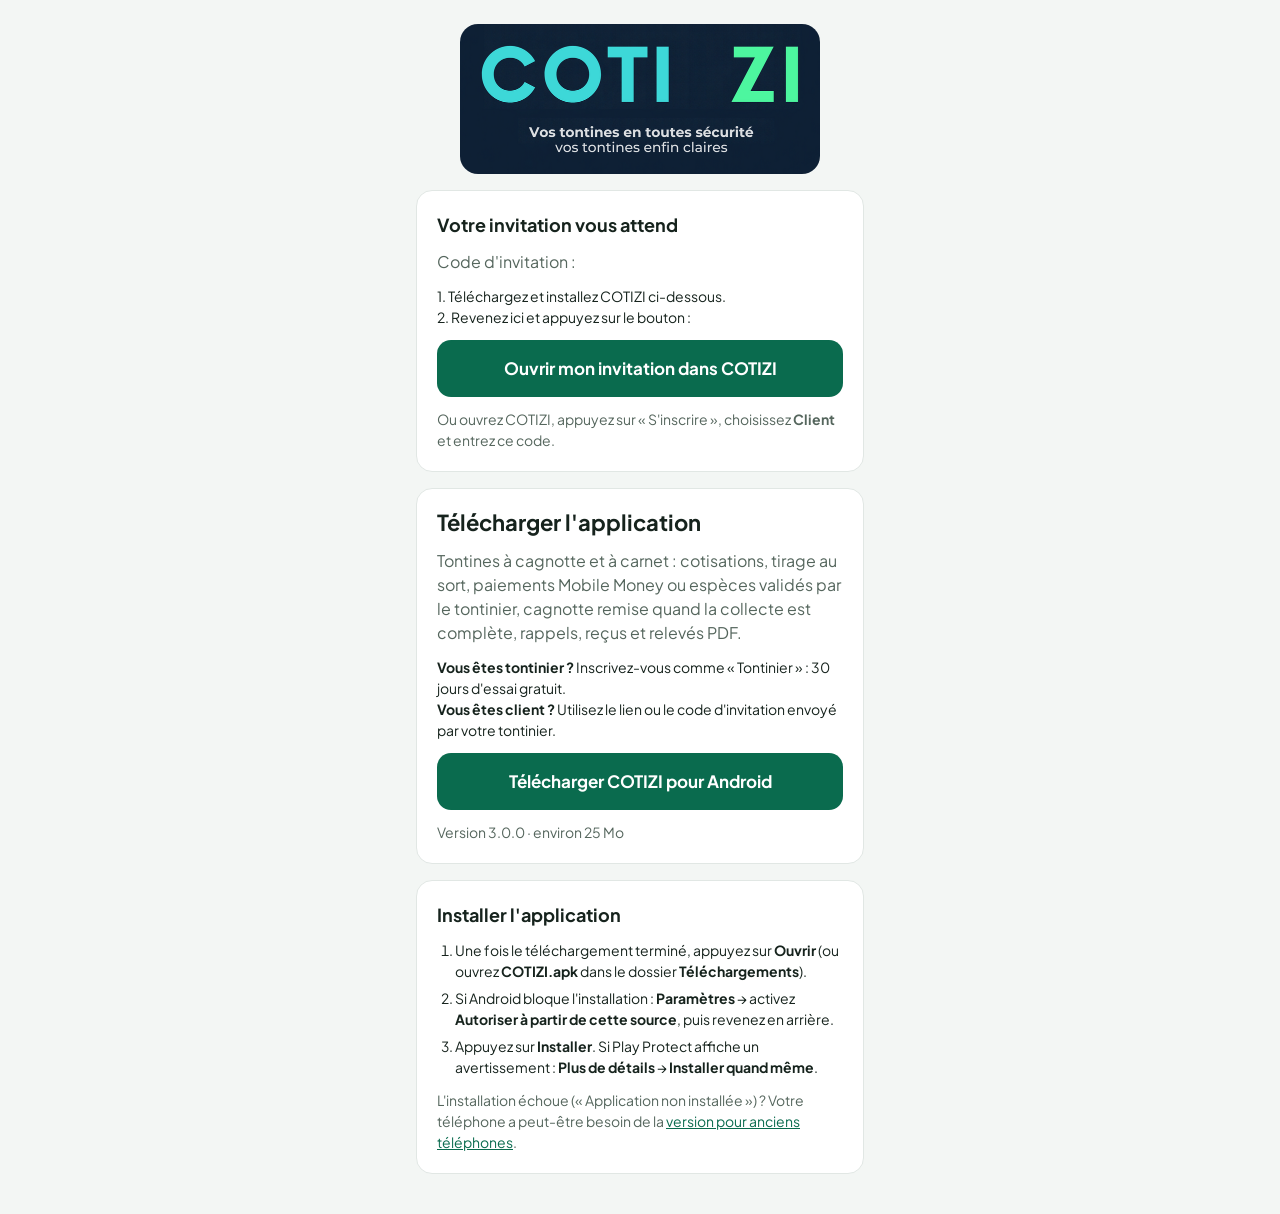
<file: index.html>
<!doctype html>
<html lang="fr">
<head>
<meta charset="utf-8">
<meta name="viewport" content="width=device-width, initial-scale=1, viewport-fit=cover">
<title>COTIZI</title>
<meta name="description" content="COTIZI : gestion des tontines à cagnotte et à carnet. Téléchargez l'application Android.">
<meta property="og:title" content="COTIZI — vos tontines en toute sécurité">
<meta property="og:description" content="Tontines à cagnotte et à carnet : cotisations, tirage au sort, paiements Mobile Money ou espèces, reçus et relevés PDF.">
<meta name="theme-color" content="#0E2036">
<link rel="icon" type="image/png" sizes="192x192" href="icon-192.png">
<link rel="apple-touch-icon" href="icon-512.png">
<meta property="og:image" content="https://seidouramzine-oss.github.io/icon-512.png">
<link rel="preconnect" href="https://fonts.googleapis.com">
<link href="https://fonts.googleapis.com/css2?family=Plus+Jakarta+Sans:wght@400;600;800&display=swap" rel="stylesheet">
<link rel="stylesheet" href="style.css">
</head>
<body>
<main class="page">
  <header class="brand">
    <img class="logo-img" src="logo.png" width="360" height="149" alt="COTIZI — Vos tontines en toute sécurité, vos tontines enfin claires">
  </header>

  <section class="card" id="invite" hidden>
    <h2>Votre invitation vous attend</h2>
    <p class="muted">Code d'invitation : <b id="code"></b></p>
    <p class="small">1. Téléchargez et installez COTIZI ci-dessous.<br>
      2. Revenez ici et appuyez sur le bouton :</p>
    <a class="button" id="open" href="#">Ouvrir mon invitation dans COTIZI</a>
    <p class="muted small">Ou ouvrez COTIZI, appuyez sur « S'inscrire », choisissez
      <b>Client</b> et entrez ce code.</p>
  </section>

  <section class="card" id="telecharger">
    <h1>Télécharger l'application</h1>
    <p class="muted">Tontines à cagnotte et à carnet : cotisations, tirage au sort,
      paiements Mobile Money ou espèces validés par le tontinier, cagnotte remise
      quand la collecte est complète, rappels, reçus et relevés PDF.</p>
    <p class="small"><b>Vous êtes tontinier ?</b> Inscrivez-vous comme « Tontinier » :
      30 jours d'essai gratuit.<br>
      <b>Vous êtes client ?</b> Utilisez le lien ou le code d'invitation envoyé
      par votre tontinier.</p>
    <a class="button" href="cotizi.apk" download>Télécharger COTIZI pour Android</a>
    <p class="muted small">Version <span id="version">3.0.0</span> · environ 25 Mo</p>
  </section>

  <section class="card">
    <h2>Installer l'application</h2>
    <ol class="small">
      <li>Une fois le téléchargement terminé, appuyez sur <b>Ouvrir</b>
        (ou ouvrez <b>COTIZI.apk</b> dans le dossier <b>Téléchargements</b>).</li>
      <li>Si Android bloque l'installation : <b>Paramètres</b> → activez
        <b>Autoriser à partir de cette source</b>, puis revenez en arrière.</li>
      <li>Appuyez sur <b>Installer</b>. Si Play Protect affiche un avertissement :
        <b>Plus de détails</b> → <b>Installer quand même</b>.</li>
    </ol>
    <p class="muted small">L'installation échoue (« Application non installée ») ?
      Votre téléphone a peut-être besoin de la
      <a class="link" href="cotizi-32bit.apk" download>version pour anciens téléphones</a>.</p>
  </section>
</main>
<script>
  // Arrivée depuis un lien d'invitation : /?c=CODE
  const code = (new URLSearchParams(location.search).get('c') || '')
    .toUpperCase().replace(/[^A-Z0-9]/g, '');
  if (code) {
    document.getElementById('invite').hidden = false;
    document.getElementById('code').textContent = code;
    document.getElementById('open').href = /Android/i.test(navigator.userAgent)
      ? 'intent://join?c=' + code + '#Intent;scheme=cotizi;package=com.cotizi.app;end'
      : 'cotizi://join?c=' + code;
  }
</script>
</body>
</html>
</file>
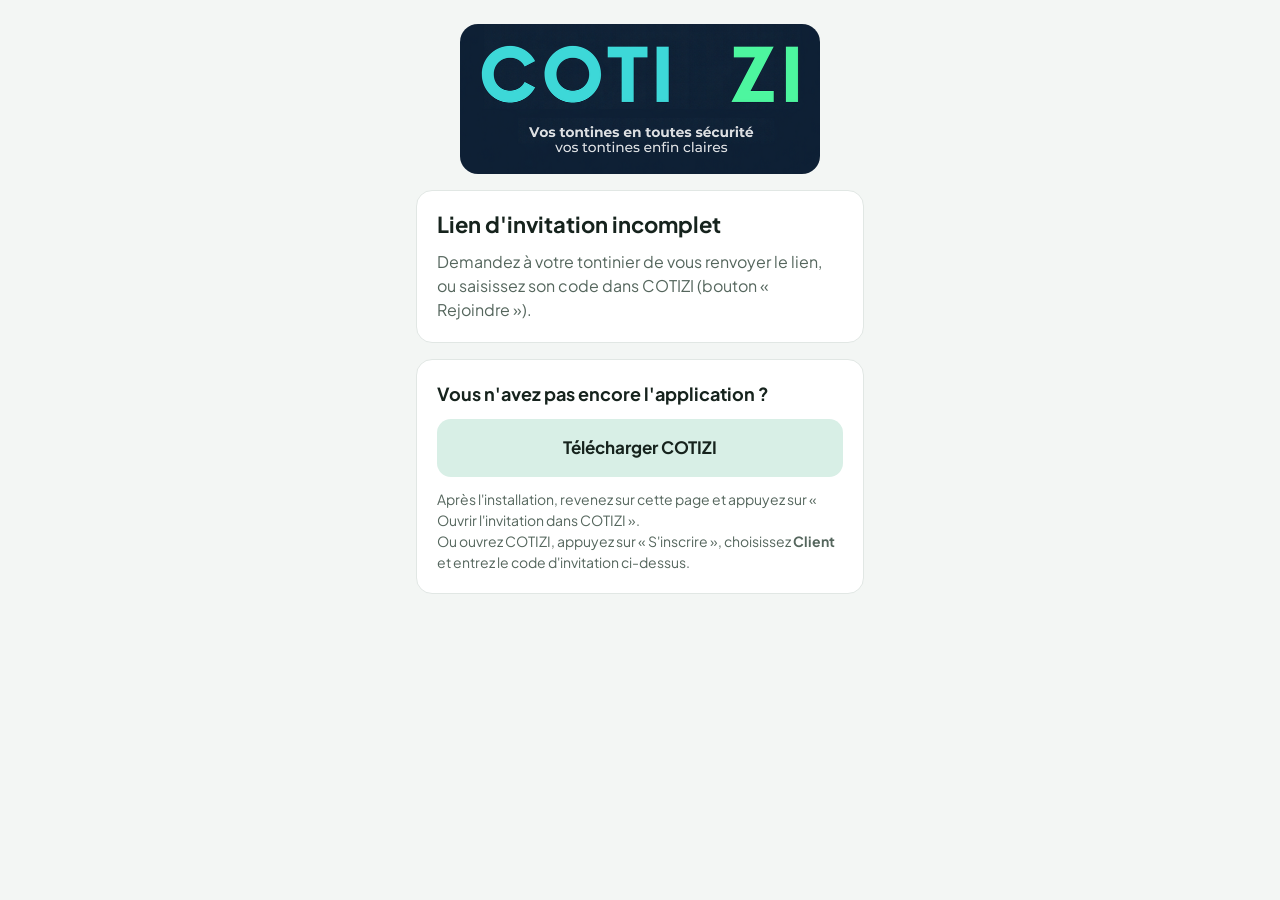
<file: j.html>
<!doctype html>
<html lang="fr">
<head>
<meta charset="utf-8">
<meta name="viewport" content="width=device-width, initial-scale=1, viewport-fit=cover">
<title>Invitation COTIZI</title>
<meta name="description" content="Vous êtes invité à rejoindre une tontine sur COTIZI.">
<meta property="og:title" content="Invitation à rejoindre une tontine sur COTIZI">
<meta property="og:description" content="Appuyez pour ouvrir l'invitation dans l'application COTIZI.">
<meta name="theme-color" content="#0E2036">
<link rel="icon" type="image/png" sizes="192x192" href="icon-192.png">
<link rel="apple-touch-icon" href="icon-512.png">
<meta property="og:image" content="https://seidouramzine-oss.github.io/icon-512.png">
<link rel="preconnect" href="https://fonts.googleapis.com">
<link href="https://fonts.googleapis.com/css2?family=Plus+Jakarta+Sans:wght@400;600;800&display=swap" rel="stylesheet">
<link rel="stylesheet" href="style.css">
</head>
<body>
<main class="page">
  <header class="brand">
    <img class="logo-img" src="logo.png" width="360" height="149" alt="COTIZI — Vos tontines en toute sécurité, vos tontines enfin claires">
  </header>

  <section class="card" id="invite">
    <h1>Vous êtes invité à rejoindre une tontine</h1>
    <p class="muted">Code d'invitation</p>
    <p class="code" id="code">——</p>
    <a class="button" id="open" href="#">Ouvrir l'invitation dans COTIZI</a>
    <p class="muted small">L'application s'ouvre et vous fait rejoindre la tontine.
      Si vous n'avez pas encore de compte, créez-le : vous rejoindrez la tontine automatiquement.</p>
  </section>

  <section class="card">
    <h2>Vous n'avez pas encore l'application ?</h2>
    <a class="button secondary" id="download" href="./">Télécharger COTIZI</a>
    <p class="muted small">Après l'installation, revenez sur cette page et appuyez sur
      « Ouvrir l'invitation dans COTIZI ».<br>
      Ou ouvrez COTIZI, appuyez sur « S'inscrire », choisissez <b>Client</b>
      et entrez le code d'invitation ci-dessus.</p>
  </section>

  <p class="muted small" id="not-android" hidden>COTIZI est disponible sur les téléphones Android.</p>
</main>
<script>
  // Code d'invitation lu dans le lien : /j?c=PAJ8R3
  const code = (new URLSearchParams(location.search).get('c') || '')
    .toUpperCase().replace(/[^A-Z0-9]/g, '');
  const base = new URL('./', location.href).href;
  const downloadUrl = base + (code ? '?c=' + code : '');
  document.getElementById('download').href = downloadUrl;

  if (!code) {
    document.getElementById('invite').innerHTML =
      '<h1>Lien d\'invitation incomplet</h1>' +
      '<p class="muted">Demandez à votre tontinier de vous renvoyer le lien, ' +
      'ou saisissez son code dans COTIZI (bouton « Rejoindre »).</p>';
  } else {
    document.getElementById('code').textContent = code;
    // Ouvre COTIZI ; si l'application n'est pas installée, Chrome affiche
    // la page de téléchargement.
    const intentUrl = 'intent://join?c=' + code +
      '#Intent;scheme=cotizi;package=com.cotizi.app;S.browser_fallback_url=' +
      encodeURIComponent(downloadUrl) + ';end';
    const open = document.getElementById('open');
    const android = /Android/i.test(navigator.userAgent);
    open.href = android ? intentUrl : 'cotizi://join?c=' + code;
    if (android) {
      setTimeout(() => { location.href = intentUrl; }, 400);
    } else {
      document.getElementById('not-android').hidden = false;
    }
  }
</script>
</body>
</html>
</file>
<file: style.css>
/* COTIZI — pages publiques (invitation, téléchargement). Une colonne étroite, pensée pour le téléphone. */
:root {
  --bg: #f3f6f4;
  --surface: #ffffff;
  --fg: #16231d;
  --muted: #55665d;
  --line: #e1e7e4;
  --accent: #0a6b4e;
  --accent-soft: #d8efe6;
  --on-accent: #ffffff;
  --font: "Plus Jakarta Sans", system-ui, -apple-system, "Segoe UI", Roboto, "Noto Sans", sans-serif;
  color-scheme: light;
}
@media (prefers-color-scheme: dark) {
  :root {
    --bg: #0f1613; --surface: #17211c; --fg: #e4eee8; --muted: #9bb0a5;
    --line: #2a3a32; --accent: #3fbf8f; --accent-soft: #1d3a2e; --on-accent: #06281c;
    color-scheme: dark;
  }
}
* { box-sizing: border-box; }
html { -webkit-text-size-adjust: 100%; }
body {
  margin: 0; background: var(--bg); color: var(--fg);
  font: 16px/1.5 var(--font);
  padding: env(safe-area-inset-top, 0) 0 env(safe-area-inset-bottom, 0);
}
.page { max-width: 480px; margin: 0 auto; padding-inline: 16px; padding-block: 24px 40px; display: grid; gap: 16px; }
.brand { display: flex; align-items: center; gap: 12px; }
.logo {
  width: 48px; height: 48px; border-radius: 14px; background: var(--accent); color: var(--on-accent);
  display: grid; place-items: center; font-weight: 800; font-size: 26px;
}
.name { margin: 0; font-weight: 800; font-size: 22px; letter-spacing: .06em; color: var(--accent); }
.tagline { margin: 0; color: var(--muted); font-size: 14px; }
.card { background: var(--surface); border: 1px solid var(--line); border-radius: 16px; padding: 20px; display: grid; gap: 12px; }
h1 { margin: 0; font-size: 22px; line-height: 1.25; text-wrap: balance; }
h2 { margin: 0; font-size: 18px; }
p { margin: 0; }
.muted { color: var(--muted); }
.small { font-size: 14px; }
.code { font-size: 32px; font-weight: 800; letter-spacing: .25em; color: var(--accent); font-variant-numeric: tabular-nums; }
.button {
  display: block; text-align: center; text-decoration: none; font-weight: 700; font-size: 17px;
  padding: 16px; border-radius: 14px; background: var(--accent); color: var(--on-accent);
}
.button.secondary { background: var(--accent-soft); color: var(--fg); }
.button:focus-visible { outline: 3px solid var(--fg); outline-offset: 3px; }
ol { margin: 0; padding-left: 1.3em; display: grid; gap: 6px; }
a.link { color: var(--accent); }

.brand { justify-content: center; }
.logo-img { display: block; width: min(360px, 100%); height: auto; border-radius: 18px; background: #0E2036; }
</file>
